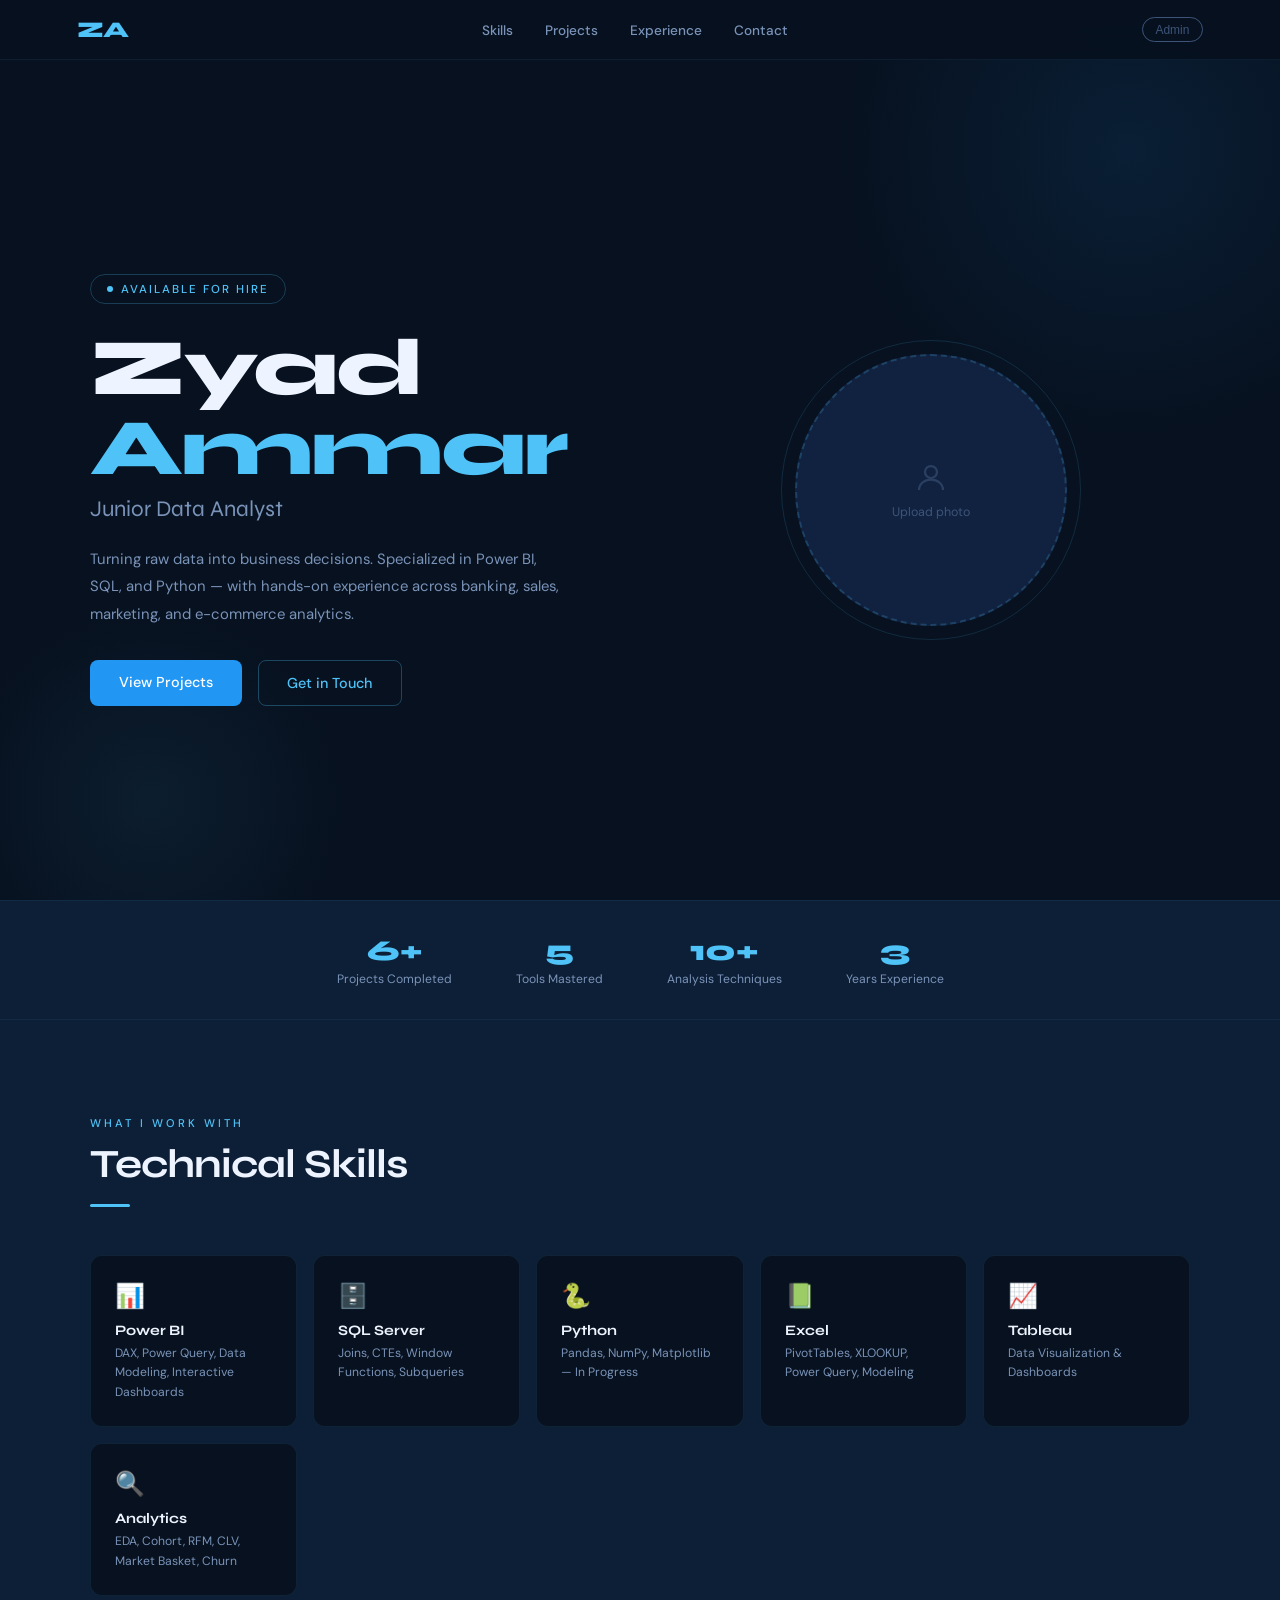
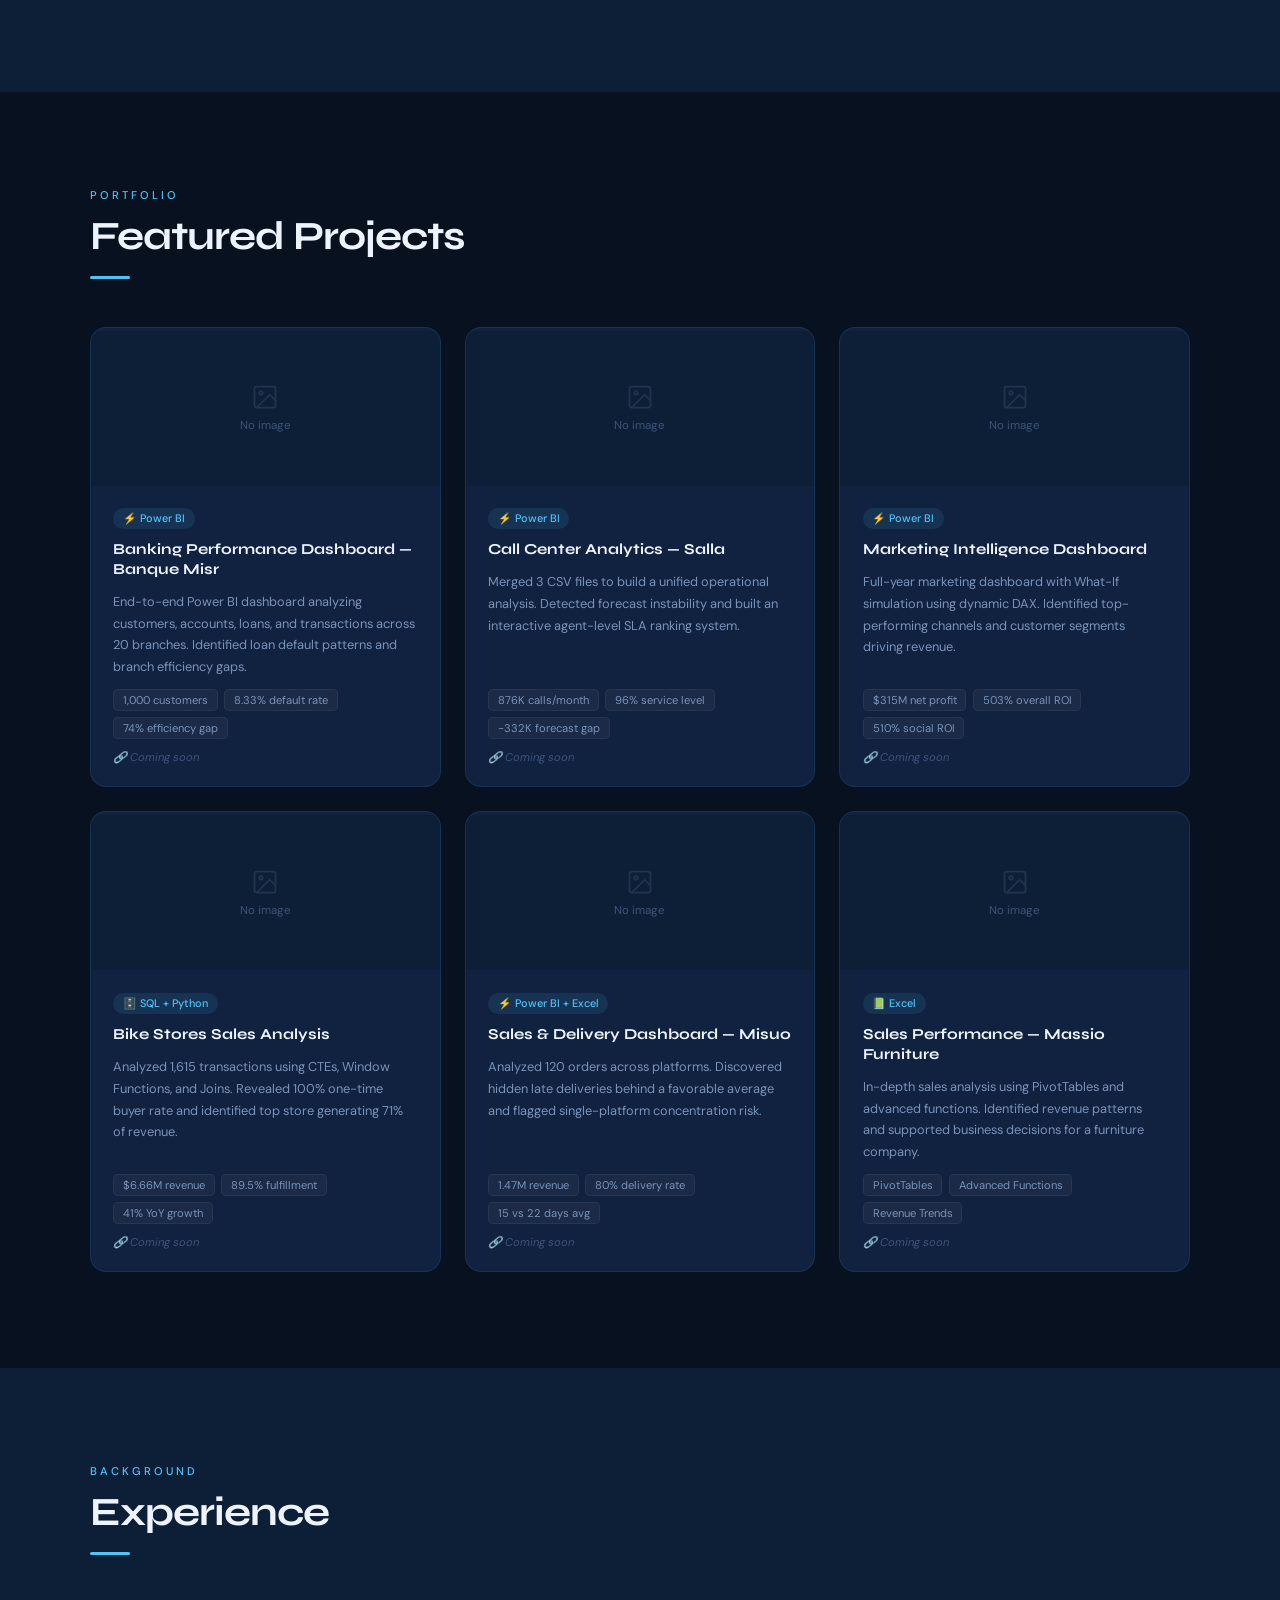
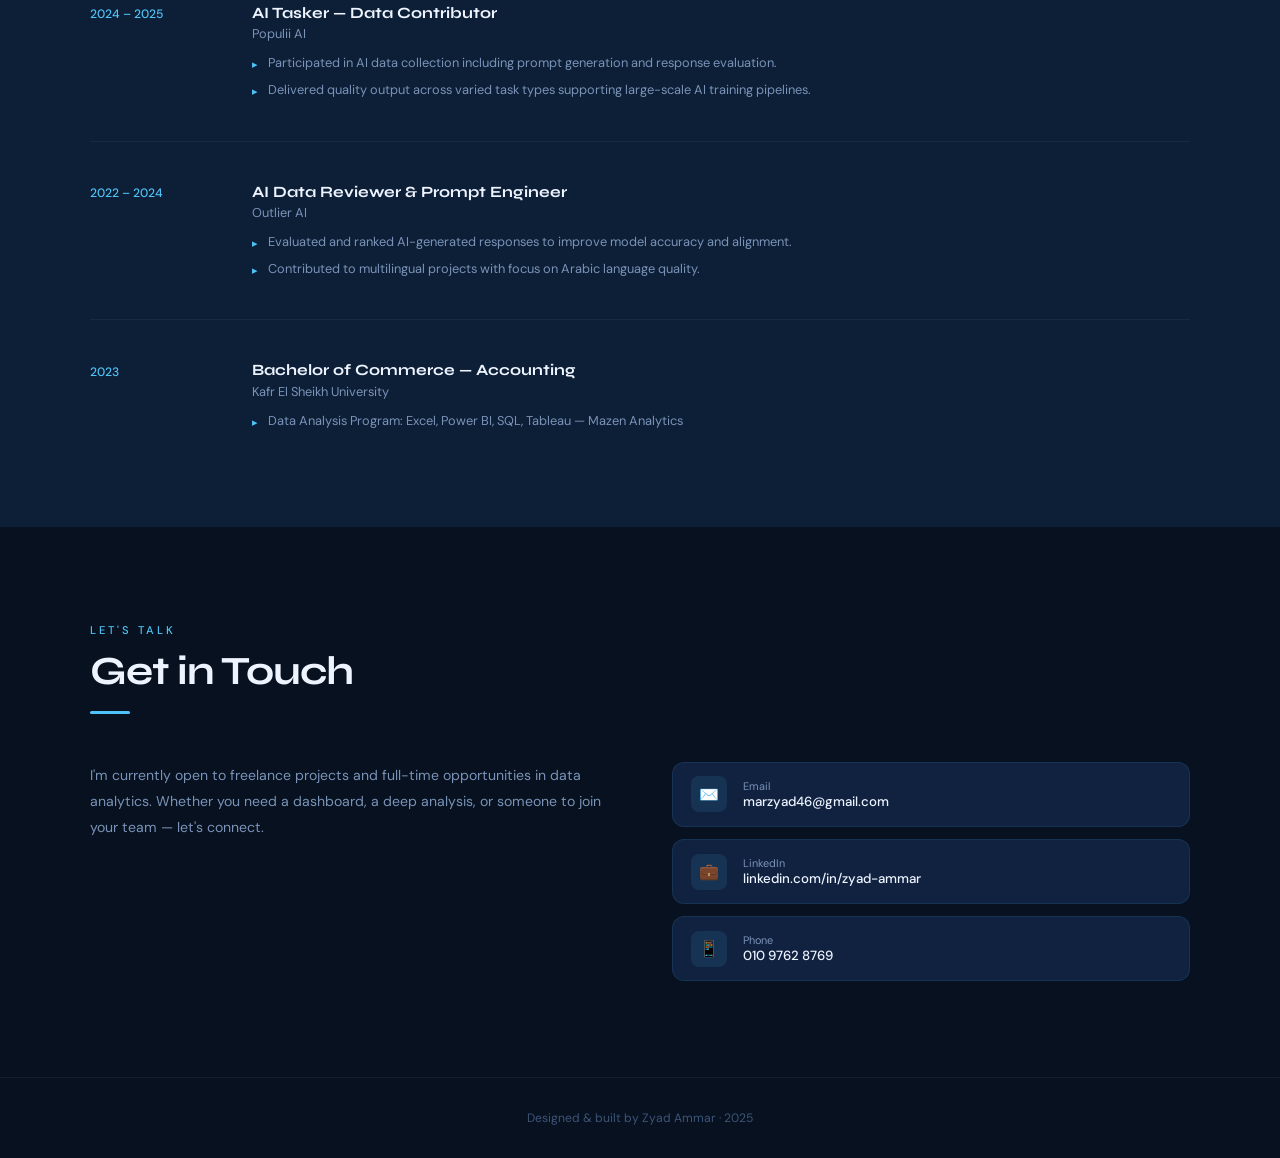
<file: index (1).html>
<!DOCTYPE html>
<html lang="en">
<head>
<meta charset="UTF-8">
<meta name="viewport" content="width=device-width, initial-scale=1.0">
<title>Zyad Ammar — Data Analyst</title>
<link href="https://fonts.googleapis.com/css2?family=Syne:wght@400;500;700;800&family=DM+Sans:ital,wght@0,300;0,400;0,500;1,300&display=swap" rel="stylesheet">
<style>
*,*::before,*::after{box-sizing:border-box;margin:0;padding:0}
:root{--navy:#07111f;--navy-mid:#0d1f36;--navy-card:#112240;--blue:#1a6fc4;--blue-bright:#2196f3;--accent:#4fc3f7;--white:#eef4ff;--white-dim:#7a93b8;--white-muted:#3d5478}
html{scroll-behavior:smooth}
body{font-family:'DM Sans',sans-serif;background:var(--navy);color:var(--white);overflow-x:hidden}
::-webkit-scrollbar{width:4px}::-webkit-scrollbar-track{background:var(--navy)}::-webkit-scrollbar-thumb{background:var(--blue);border-radius:2px}

nav{position:fixed;top:0;left:0;right:0;z-index:200;display:flex;justify-content:space-between;align-items:center;padding:1rem 6%;background:rgba(7,17,31,0.92);backdrop-filter:blur(16px);border-bottom:1px solid rgba(79,195,247,0.08)}
.nav-logo{font-family:'Syne',sans-serif;font-weight:800;font-size:1.4rem;color:var(--accent);letter-spacing:-1px;cursor:pointer}
.nav-links{display:flex;gap:2rem;list-style:none}
.nav-links a{color:var(--white-dim);text-decoration:none;font-size:0.85rem;font-weight:500;transition:color 0.2s}
.nav-links a:hover{color:var(--accent)}
.nav-admin-btn{font-size:0.75rem;color:var(--white-muted);cursor:pointer;padding:0.3rem 0.8rem;border:1px solid var(--white-muted);border-radius:2rem;transition:all 0.2s;background:none}
.nav-admin-btn:hover{color:var(--accent);border-color:var(--accent)}

.hero{min-height:100vh;display:flex;align-items:center;padding:0 6%;padding-top:5rem;position:relative;overflow:hidden}
.hero-bg{position:absolute;border-radius:50%;pointer-events:none}
.hero-bg.b1{width:600px;height:600px;top:-150px;right:-150px;background:radial-gradient(circle,rgba(33,150,243,0.1) 0%,transparent 70%)}
.hero-bg.b2{width:400px;height:400px;bottom:-100px;left:-50px;background:radial-gradient(circle,rgba(79,195,247,0.07) 0%,transparent 70%)}
.hero-grid{display:grid;grid-template-columns:1fr 1fr;gap:4rem;align-items:center;width:100%;max-width:1100px;margin:0 auto}
.hero-content{position:relative;z-index:1}
.hero-tag{display:inline-flex;align-items:center;gap:0.5rem;font-size:0.72rem;font-weight:500;letter-spacing:2px;text-transform:uppercase;color:var(--accent);border:1px solid rgba(79,195,247,0.25);padding:0.4rem 1rem;border-radius:2rem;margin-bottom:1.5rem;opacity:0;animation:fadeUp 0.7s 0.1s ease forwards}
.hero-tag::before{content:'';width:6px;height:6px;background:var(--accent);border-radius:50%;animation:blink 2s infinite}
@keyframes blink{0%,100%{opacity:1}50%{opacity:0.2}}
.hero-name{font-family:'Syne',sans-serif;font-size:clamp(3rem,7vw,5rem);font-weight:800;line-height:1;letter-spacing:-2px;margin-bottom:0.4rem;opacity:0;animation:fadeUp 0.7s 0.2s ease forwards}
.hero-name .acc{color:var(--accent)}
.hero-role{font-family:'Syne',sans-serif;font-size:clamp(1rem,2.5vw,1.4rem);font-weight:400;color:var(--white-dim);margin-bottom:1.5rem;opacity:0;animation:fadeUp 0.7s 0.3s ease forwards}
.hero-desc{font-size:0.93rem;line-height:1.85;color:var(--white-dim);max-width:480px;margin-bottom:2rem;opacity:0;animation:fadeUp 0.7s 0.4s ease forwards}
.hero-btns{display:flex;gap:1rem;flex-wrap:wrap;opacity:0;animation:fadeUp 0.7s 0.5s ease forwards}
.btn-p{background:var(--blue-bright);color:#fff;padding:0.8rem 1.8rem;border-radius:0.5rem;text-decoration:none;font-weight:500;font-size:0.9rem;transition:background 0.2s,transform 0.2s;border:none;cursor:pointer;font-family:'DM Sans',sans-serif}
.btn-p:hover{background:var(--accent);color:var(--navy);transform:translateY(-2px)}
.btn-o{border:1px solid rgba(79,195,247,0.3);color:var(--accent);padding:0.8rem 1.8rem;border-radius:0.5rem;text-decoration:none;font-weight:500;font-size:0.9rem;transition:all 0.2s;background:none;cursor:pointer;font-family:'DM Sans',sans-serif}
.btn-o:hover{background:rgba(79,195,247,0.08);border-color:var(--accent);transform:translateY(-2px)}

.hero-photo-wrap{display:flex;justify-content:center;align-items:center;opacity:0;animation:fadeIn 1s 0.6s ease forwards}
.photo-ring{width:300px;height:300px;border-radius:50%;border:1px solid rgba(79,195,247,0.15);display:flex;align-items:center;justify-content:center;animation:spin 25s linear infinite}
@keyframes spin{from{transform:rotate(0deg)}to{transform:rotate(360deg)}}
.hero-photo{width:272px;height:272px;border-radius:50%;object-fit:cover;border:3px solid rgba(79,195,247,0.25);display:block;animation:spin 25s linear infinite reverse}
.hero-photo-ph{width:272px;height:272px;border-radius:50%;background:var(--navy-card);border:2px dashed rgba(79,195,247,0.2);display:flex;flex-direction:column;align-items:center;justify-content:center;gap:0.5rem;color:var(--white-muted);font-size:0.78rem;text-align:center;cursor:pointer;transition:border-color 0.2s;animation:spin 25s linear infinite reverse}
.hero-photo-ph:hover{border-color:var(--accent)}
.hero-photo-ph svg{width:36px;height:36px;stroke:var(--white-muted);opacity:0.6}

.stats-bar{background:var(--navy-mid);border-top:1px solid rgba(79,195,247,0.07);border-bottom:1px solid rgba(79,195,247,0.07);padding:2rem 6%;display:flex;justify-content:center;gap:4rem;flex-wrap:wrap}
.stat-num{font-family:'Syne',sans-serif;font-size:1.8rem;font-weight:800;color:var(--accent);text-align:center}
.stat-lbl{font-size:0.76rem;color:var(--white-dim);margin-top:0.2rem;text-align:center}

section{padding:6rem 6%}
.si{max-width:1100px;margin:0 auto}
.slbl{font-size:0.7rem;font-weight:500;letter-spacing:3px;text-transform:uppercase;color:var(--accent);margin-bottom:0.6rem}
.stitle{font-family:'Syne',sans-serif;font-size:clamp(1.6rem,4vw,2.5rem);font-weight:700;letter-spacing:-1px}
.div{width:2.5rem;height:3px;background:var(--accent);margin:1rem 0 3rem;border-radius:2px}

#skills{background:var(--navy-mid)}
.skills-grid{display:grid;grid-template-columns:repeat(auto-fit,minmax(175px,1fr));gap:1rem}
.skill-card{background:var(--navy);border:1px solid rgba(79,195,247,0.1);border-radius:0.75rem;padding:1.5rem;transition:border-color 0.2s,transform 0.2s}
.skill-card:hover{border-color:rgba(79,195,247,0.35);transform:translateY(-4px)}
.sk-icon{font-size:1.5rem;margin-bottom:0.7rem}
.sk-name{font-family:'Syne',sans-serif;font-weight:700;font-size:0.9rem;margin-bottom:0.3rem}
.sk-desc{font-size:0.76rem;color:var(--white-dim);line-height:1.6}

.projects-grid{display:grid;grid-template-columns:repeat(auto-fit,minmax(300px,1fr));gap:1.5rem}
.project-card{background:var(--navy-card);border:1px solid rgba(79,195,247,0.1);border-radius:1rem;overflow:hidden;display:flex;flex-direction:column;transition:border-color 0.2s,transform 0.2s}
.project-card:hover{border-color:rgba(79,195,247,0.3);transform:translateY(-5px)}
.pc-accent{height:3px;background:linear-gradient(90deg,var(--blue-bright),var(--accent));opacity:0;transition:opacity 0.2s}
.project-card:hover .pc-accent{opacity:1}
.pc-img{height:155px;background:var(--navy-mid);display:flex;align-items:center;justify-content:center;overflow:hidden}
.pc-img img{width:100%;height:100%;object-fit:cover}
.pc-img-ph{display:flex;flex-direction:column;align-items:center;gap:0.4rem;color:var(--white-muted);font-size:0.72rem}
.pc-img-ph svg{width:28px;height:28px;stroke:var(--white-muted);opacity:0.4}
.pc-body{padding:1.4rem;display:flex;flex-direction:column;gap:0.7rem;flex:1}
.pc-tag{display:inline-flex;font-size:0.68rem;font-weight:500;color:var(--accent);background:rgba(79,195,247,0.1);padding:0.22rem 0.6rem;border-radius:2rem;width:fit-content}
.pc-title{font-family:'Syne',sans-serif;font-weight:700;font-size:0.95rem;line-height:1.3}
.pc-desc{font-size:0.8rem;color:var(--white-dim);line-height:1.7;flex:1}
.pc-metrics{display:flex;gap:0.4rem;flex-wrap:wrap}
.metric{font-size:0.7rem;color:var(--white-dim);background:rgba(255,255,255,0.04);padding:0.18rem 0.55rem;border-radius:0.3rem;border:1px solid rgba(255,255,255,0.06)}
.pc-link{display:inline-flex;align-items:center;gap:0.35rem;font-size:0.78rem;font-weight:500;color:var(--accent);text-decoration:none;transition:gap 0.2s}
.pc-link:hover{gap:0.6rem}
.cs-badge{font-size:0.7rem;color:var(--white-muted);font-style:italic}

#experience{background:var(--navy-mid)}
.exp-list{display:flex;flex-direction:column;gap:2.5rem}
.exp-item{display:grid;grid-template-columns:130px 1fr;gap:2rem;padding-bottom:2.5rem;border-bottom:1px solid rgba(255,255,255,0.05)}
.exp-item:last-child{border-bottom:none;padding-bottom:0}
.exp-date{font-size:0.76rem;color:var(--accent);font-weight:500;padding-top:0.2rem}
.exp-role{font-family:'Syne',sans-serif;font-weight:700;font-size:0.98rem;margin-bottom:0.2rem}
.exp-co{font-size:0.8rem;color:var(--white-dim);margin-bottom:0.7rem}
.exp-pts{list-style:none;display:flex;flex-direction:column;gap:0.4rem}
.exp-pts li{font-size:0.8rem;color:var(--white-dim);line-height:1.6;padding-left:1rem;position:relative}
.exp-pts li::before{content:'▸';position:absolute;left:0;color:var(--accent);font-size:0.68rem;top:0.18rem}

.contact-wrap{display:grid;grid-template-columns:1fr 1fr;gap:4rem;align-items:start}
.contact-desc{font-size:0.88rem;color:var(--white-dim);line-height:1.85;margin-bottom:1.5rem}
.contact-links{display:flex;flex-direction:column;gap:0.75rem}
.contact-link{display:flex;align-items:center;gap:1rem;background:var(--navy-card);border:1px solid rgba(79,195,247,0.1);border-radius:0.75rem;padding:0.85rem 1.1rem;text-decoration:none;color:var(--white);transition:border-color 0.2s,transform 0.2s}
.contact-link:hover{border-color:rgba(79,195,247,0.35);transform:translateX(4px)}
.cl-icon{width:36px;height:36px;background:rgba(79,195,247,0.1);border-radius:0.5rem;display:flex;align-items:center;justify-content:center;font-size:1rem;flex-shrink:0}
.cl-lbl{font-size:0.68rem;color:var(--white-dim)}
.cl-val{font-size:0.83rem;font-weight:500}

footer{text-align:center;padding:2rem;font-size:0.76rem;color:var(--white-muted);border-top:1px solid rgba(255,255,255,0.05)}

@keyframes fadeUp{from{opacity:0;transform:translateY(24px)}to{opacity:1;transform:translateY(0)}}
@keyframes fadeIn{from{opacity:0}to{opacity:1}}
.reveal{opacity:0;transform:translateY(28px);transition:opacity 0.65s ease,transform 0.65s ease}
.reveal.visible{opacity:1;transform:translateY(0)}

.admin-overlay{position:fixed;inset:0;background:rgba(7,17,31,0.97);z-index:1000;display:none;flex-direction:column;overflow-y:auto}
.admin-overlay.open{display:flex}
.admin-login{margin:auto;width:100%;max-width:360px;padding:3rem 2rem}
.admin-login h2{font-family:'Syne',sans-serif;font-size:1.4rem;font-weight:700;margin-bottom:0.5rem}
.admin-login p{font-size:0.8rem;color:var(--white-dim);margin-bottom:2rem}
.af{display:flex;flex-direction:column;gap:0.35rem;margin-bottom:1rem}
.af label{font-size:0.75rem;color:var(--white-dim)}
.af input{background:var(--navy-card);border:1px solid rgba(79,195,247,0.15);border-radius:0.5rem;padding:0.7rem 1rem;color:var(--white);font-size:0.88rem;font-family:'DM Sans',sans-serif;outline:none;transition:border-color 0.2s;width:100%}
.af input:focus{border-color:var(--accent)}
.admin-err{font-size:0.76rem;color:#f44336;margin-bottom:1rem;display:none}
.admin-panel{padding:2rem 4%;max-width:980px;margin:0 auto;width:100%}
.admin-hdr{display:flex;justify-content:space-between;align-items:center;margin-bottom:2rem;padding-bottom:1rem;border-bottom:1px solid rgba(79,195,247,0.1)}
.admin-hdr h2{font-family:'Syne',sans-serif;font-size:1.2rem;font-weight:700}
.admin-close{background:none;border:1px solid rgba(255,255,255,0.1);color:var(--white-dim);padding:0.35rem 0.9rem;border-radius:0.4rem;cursor:pointer;font-size:0.8rem;transition:all 0.2s}
.admin-close:hover{border-color:var(--accent);color:var(--accent)}
.admin-sec{margin-bottom:2.5rem}
.admin-sec h3{font-family:'Syne',sans-serif;font-size:0.95rem;font-weight:700;margin-bottom:1rem;color:var(--accent)}
.photo-upload-row{display:flex;align-items:center;gap:1.5rem;background:var(--navy-card);border:1px solid rgba(79,195,247,0.1);border-radius:0.75rem;padding:1.2rem}
.ap-preview{width:68px;height:68px;border-radius:50%;object-fit:cover;border:2px solid rgba(79,195,247,0.2)}
.ap-ph{width:68px;height:68px;border-radius:50%;background:var(--navy-mid);border:2px dashed rgba(79,195,247,0.2);display:flex;align-items:center;justify-content:center;color:var(--white-muted);font-size:1.4rem}
.proj-list{display:flex;flex-direction:column;gap:0.6rem;margin-bottom:1rem}
.proj-row{background:var(--navy-card);border:1px solid rgba(79,195,247,0.1);border-radius:0.7rem;padding:0.9rem 1.1rem;display:flex;align-items:center;justify-content:space-between;gap:1rem}
.pr-tag{font-size:0.68rem;color:var(--accent);background:rgba(79,195,247,0.1);padding:0.18rem 0.55rem;border-radius:2rem;flex-shrink:0}
.pr-title{font-size:0.85rem;font-weight:500;flex:1}
.pr-btns{display:flex;gap:0.4rem}
.pr-btn{background:none;border:1px solid rgba(255,255,255,0.1);color:var(--white-dim);padding:0.25rem 0.65rem;border-radius:0.35rem;font-size:0.72rem;cursor:pointer;transition:all 0.2s}
.pr-btn:hover{border-color:var(--accent);color:var(--accent)}
.pr-btn.del:hover{border-color:#f44336;color:#f44336}
.add-btn{background:rgba(79,195,247,0.1);border:1px solid rgba(79,195,247,0.2);color:var(--accent);padding:0.55rem 1.1rem;border-radius:0.5rem;font-size:0.8rem;cursor:pointer;transition:all 0.2s;font-family:'DM Sans',sans-serif}
.add-btn:hover{background:rgba(79,195,247,0.17)}

.modal-overlay{position:fixed;inset:0;background:rgba(7,17,31,0.95);z-index:2000;display:none;align-items:center;justify-content:center;padding:2rem}
.modal-overlay.open{display:flex}
.modal{background:var(--navy-mid);border:1px solid rgba(79,195,247,0.15);border-radius:1rem;padding:2rem;width:100%;max-width:540px;max-height:90vh;overflow-y:auto}
.modal h3{font-family:'Syne',sans-serif;font-size:1.05rem;font-weight:700;margin-bottom:1.5rem}
.mf{display:flex;flex-direction:column;gap:0.35rem;margin-bottom:0.9rem}
.mf label{font-size:0.73rem;color:var(--white-dim)}
.mf input,.mf textarea,.mf select{background:var(--navy);border:1px solid rgba(79,195,247,0.12);border-radius:0.5rem;padding:0.62rem 0.9rem;color:var(--white);font-size:0.83rem;font-family:'DM Sans',sans-serif;outline:none;transition:border-color 0.2s;width:100%}
.mf input:focus,.mf textarea:focus,.mf select:focus{border-color:var(--accent)}
.mf textarea{resize:vertical;min-height:80px}
.mf select option{background:var(--navy)}
.mi-wrap{display:flex;align-items:center;gap:1rem}
.mi-prev{width:60px;height:44px;object-fit:cover;border-radius:0.4rem;border:1px solid rgba(79,195,247,0.15)}
.mi-ph{width:60px;height:44px;background:var(--navy);border:1px dashed rgba(79,195,247,0.2);border-radius:0.4rem;display:flex;align-items:center;justify-content:center;color:var(--white-muted);font-size:1.1rem}
.modal-btns{display:flex;gap:0.7rem;margin-top:1.4rem;justify-content:flex-end}

@media(max-width:768px){
  .hero-grid{grid-template-columns:1fr;gap:2rem}
  .hero-photo-wrap{order:-1}
  .photo-ring,.hero-photo,.hero-photo-ph{width:200px;height:200px}
  .contact-wrap{grid-template-columns:1fr}
  .exp-item{grid-template-columns:1fr;gap:0.4rem}
  nav .nav-links{display:none}
  .stats-bar{gap:2rem}
}
</style>
</head>
<body>

<nav>
  <div class="nav-logo">ZA</div>
  <ul class="nav-links">
    <li><a href="#skills">Skills</a></li>
    <li><a href="#projects">Projects</a></li>
    <li><a href="#experience">Experience</a></li>
    <li><a href="#contact">Contact</a></li>
  </ul>
  <button class="nav-admin-btn" onclick="openAdmin()">Admin</button>
</nav>

<section class="hero" id="home">
  <div class="hero-bg b1"></div>
  <div class="hero-bg b2"></div>
  <div class="hero-grid">
    <div class="hero-content">
      <span class="hero-tag">Available for hire</span>
      <h1 class="hero-name">Zyad<br><span class="acc">Ammar</span></h1>
      <p class="hero-role">Junior Data Analyst</p>
      <p class="hero-desc">Turning raw data into business decisions. Specialized in Power BI, SQL, and Python — with hands-on experience across banking, sales, marketing, and e-commerce analytics.</p>
      <div class="hero-btns">
        <a href="#projects" class="btn-p">View Projects</a>
        <a href="#contact" class="btn-o">Get in Touch</a>
      </div>
    </div>
    <div class="hero-photo-wrap">
      <div class="photo-ring">
        <div id="heroPhotoContainer">
          <div class="hero-photo-ph" onclick="document.getElementById('heroPhotoInput').click()">
            <svg viewBox="0 0 24 24" fill="none" stroke-width="1.5"><circle cx="12" cy="8" r="4"/><path d="M4 20c0-4 3.6-7 8-7s8 3 8 7"/></svg>
            <span>Upload photo</span>
          </div>
        </div>
      </div>
      <input type="file" id="heroPhotoInput" accept="image/*" style="display:none" onchange="handleHeroPhoto(this)">
    </div>
  </div>
</section>

<div class="stats-bar">
  <div><div class="stat-num">6+</div><div class="stat-lbl">Projects Completed</div></div>
  <div><div class="stat-num">5</div><div class="stat-lbl">Tools Mastered</div></div>
  <div><div class="stat-num">10+</div><div class="stat-lbl">Analysis Techniques</div></div>
  <div><div class="stat-num">3</div><div class="stat-lbl">Years Experience</div></div>
</div>

<section id="skills">
  <div class="si">
    <p class="slbl">What I work with</p>
    <h2 class="stitle reveal">Technical Skills</h2>
    <div class="div"></div>
    <div class="skills-grid">
      <div class="skill-card reveal"><div class="sk-icon">📊</div><div class="sk-name">Power BI</div><div class="sk-desc">DAX, Power Query, Data Modeling, Interactive Dashboards</div></div>
      <div class="skill-card reveal"><div class="sk-icon">🗄️</div><div class="sk-name">SQL Server</div><div class="sk-desc">Joins, CTEs, Window Functions, Subqueries</div></div>
      <div class="skill-card reveal"><div class="sk-icon">🐍</div><div class="sk-name">Python</div><div class="sk-desc">Pandas, NumPy, Matplotlib — In Progress</div></div>
      <div class="skill-card reveal"><div class="sk-icon">📗</div><div class="sk-name">Excel</div><div class="sk-desc">PivotTables, XLOOKUP, Power Query, Modeling</div></div>
      <div class="skill-card reveal"><div class="sk-icon">📈</div><div class="sk-name">Tableau</div><div class="sk-desc">Data Visualization & Dashboards</div></div>
      <div class="skill-card reveal"><div class="sk-icon">🔍</div><div class="sk-name">Analytics</div><div class="sk-desc">EDA, Cohort, RFM, CLV, Market Basket, Churn</div></div>
    </div>
  </div>
</section>

<section id="projects">
  <div class="si">
    <p class="slbl">Portfolio</p>
    <h2 class="stitle reveal">Featured Projects</h2>
    <div class="div"></div>
    <div class="projects-grid" id="projectsGrid"></div>
  </div>
</section>

<section id="experience">
  <div class="si">
    <p class="slbl">Background</p>
    <h2 class="stitle reveal">Experience</h2>
    <div class="div"></div>
    <div class="exp-list">
      <div class="exp-item reveal">
        <div class="exp-date">2024 – 2025</div>
        <div><div class="exp-role">AI Tasker — Data Contributor</div><div class="exp-co">Populii AI</div><ul class="exp-pts"><li>Participated in AI data collection including prompt generation and response evaluation.</li><li>Delivered quality output across varied task types supporting large-scale AI training pipelines.</li></ul></div>
      </div>
      <div class="exp-item reveal">
        <div class="exp-date">2022 – 2024</div>
        <div><div class="exp-role">AI Data Reviewer & Prompt Engineer</div><div class="exp-co">Outlier AI</div><ul class="exp-pts"><li>Evaluated and ranked AI-generated responses to improve model accuracy and alignment.</li><li>Contributed to multilingual projects with focus on Arabic language quality.</li></ul></div>
      </div>
      <div class="exp-item reveal">
        <div class="exp-date">2023</div>
        <div><div class="exp-role">Bachelor of Commerce — Accounting</div><div class="exp-co">Kafr El Sheikh University</div><ul class="exp-pts"><li>Data Analysis Program: Excel, Power BI, SQL, Tableau — Mazen Analytics</li></ul></div>
      </div>
    </div>
  </div>
</section>

<section id="contact">
  <div class="si">
    <p class="slbl">Let's talk</p>
    <h2 class="stitle reveal">Get in Touch</h2>
    <div class="div"></div>
    <div class="contact-wrap">
      <div class="reveal"><p class="contact-desc">I'm currently open to freelance projects and full-time opportunities in data analytics. Whether you need a dashboard, a deep analysis, or someone to join your team — let's connect.</p></div>
      <div class="contact-links reveal">
        <a href="mailto:marzyad46@gmail.com" class="contact-link"><div class="cl-icon">✉️</div><div><div class="cl-lbl">Email</div><div class="cl-val">marzyad46@gmail.com</div></div></a>
        <a href="https://linkedin.com/in/zyad-ammar-a24835313" target="_blank" class="contact-link"><div class="cl-icon">💼</div><div><div class="cl-lbl">LinkedIn</div><div class="cl-val">linkedin.com/in/zyad-ammar</div></div></a>
        <a href="tel:01097628769" class="contact-link"><div class="cl-icon">📱</div><div><div class="cl-lbl">Phone</div><div class="cl-val">010 9762 8769</div></div></a>
      </div>
    </div>
  </div>
</section>

<footer><p>Designed & built by Zyad Ammar · 2025</p></footer>

<!-- ADMIN OVERLAY -->
<div class="admin-overlay" id="adminOverlay">
  <div class="admin-login" id="adminLogin">
    <h2>Admin Access</h2>
    <p>Enter your credentials to manage your portfolio.</p>
    <div class="af"><label>Email</label><input type="email" id="adminEmail" placeholder="your@email.com"></div>
    <div class="af"><label>Password</label><input type="password" id="adminPass" placeholder="••••••••" onkeydown="if(event.key==='Enter')doLogin()"></div>
    <div class="admin-err" id="adminErr">Incorrect email or password.</div>
    <button class="btn-p" style="width:100%;margin-top:0.5rem" onclick="doLogin()">Login</button>
    <div style="margin-top:1rem;text-align:center"><span onclick="closeAdmin()" style="font-size:0.76rem;color:var(--white-dim);cursor:pointer">← Back to portfolio</span></div>
  </div>
  <div class="admin-panel" id="adminPanel" style="display:none">
    <div class="admin-hdr">
      <h2>Portfolio Manager</h2>
      <button class="admin-close" onclick="closeAdmin()">✕ Exit</button>
    </div>
    <div class="admin-sec">
      <h3>Profile Photo</h3>
      <div class="photo-upload-row">
        <div id="adminPhotoEl" class="ap-ph">👤</div>
        <div>
          <p style="font-size:0.8rem;color:var(--white-dim);margin-bottom:0.75rem">Upload your profile photo — it appears in the hero section.</p>
          <label class="add-btn" style="cursor:pointer">Choose Photo <input type="file" accept="image/*" style="display:none" onchange="handleAdminPhoto(this)"></label>
        </div>
      </div>
    </div>
    <div class="admin-sec">
      <h3>Projects</h3>
      <div class="proj-list" id="adminProjList"></div>
      <button class="add-btn" onclick="openModal(null)">+ Add New Project</button>
    </div>
  </div>
</div>

<!-- PROJECT MODAL -->
<div class="modal-overlay" id="projectModal">
  <div class="modal">
    <h3 id="modalTitle">Add Project</h3>
    <div class="mf"><label>Title</label><input id="mTitle" placeholder="e.g. Banking Dashboard — Banque Misr"></div>
    <div class="mf"><label>Tool / Category</label>
      <select id="mTag">
        <option>⚡ Power BI</option>
        <option>🗄️ SQL + Python</option>
        <option>📗 Excel</option>
        <option>📊 Tableau</option>
        <option>⚡ Power BI + Excel</option>
        <option>🗄️ SQL</option>
      </select>
    </div>
    <div class="mf"><label>Description</label><textarea id="mDesc" placeholder="What did you analyze? What was the business problem?"></textarea></div>
    <div class="mf"><label>Key Metrics (comma separated)</label><input id="mMetrics" placeholder="1,000 customers, 8.33% default rate"></div>
    <div class="mf"><label>Live URL (optional)</label><input id="mUrl" placeholder="https://mavenanalytics.io/..."></div>
    <div class="mf">
      <label>Project Image (optional)</label>
      <div class="mi-wrap">
        <div id="miPreview" class="mi-ph">🖼</div>
        <label class="add-btn" style="cursor:pointer;font-size:0.76rem">Upload Image<input type="file" accept="image/*" style="display:none" onchange="handleModalImg(this)"></label>
      </div>
    </div>
    <div class="modal-btns">
      <button class="btn-o" onclick="closeModal()">Cancel</button>
      <button class="btn-p" onclick="saveProject()">Save</button>
    </div>
  </div>
</div>

<script>
const ADMIN_EMAIL='marzyad46@gmail.com';
const ADMIN_PASS='Zyad@2025';

const DEF=[
  {id:1,title:'Banking Performance Dashboard — Banque Misr',tag:'⚡ Power BI',desc:'End-to-end Power BI dashboard analyzing customers, accounts, loans, and transactions across 20 branches. Identified loan default patterns and branch efficiency gaps.',metrics:['1,000 customers','8.33% default rate','74% efficiency gap'],url:'',img:''},
  {id:2,title:'Call Center Analytics — Salla',tag:'⚡ Power BI',desc:'Merged 3 CSV files to build a unified operational analysis. Detected forecast instability and built an interactive agent-level SLA ranking system.',metrics:['876K calls/month','96% service level','-332K forecast gap'],url:'',img:''},
  {id:3,title:'Marketing Intelligence Dashboard',tag:'⚡ Power BI',desc:'Full-year marketing dashboard with What-If simulation using dynamic DAX. Identified top-performing channels and customer segments driving revenue.',metrics:['$315M net profit','503% overall ROI','510% social ROI'],url:'',img:''},
  {id:4,title:'Bike Stores Sales Analysis',tag:'🗄️ SQL + Python',desc:'Analyzed 1,615 transactions using CTEs, Window Functions, and Joins. Revealed 100% one-time buyer rate and identified top store generating 71% of revenue.',metrics:['$6.66M revenue','89.5% fulfillment','41% YoY growth'],url:'',img:''},
  {id:5,title:'Sales & Delivery Dashboard — Misuo',tag:'⚡ Power BI + Excel',desc:'Analyzed 120 orders across platforms. Discovered hidden late deliveries behind a favorable average and flagged single-platform concentration risk.',metrics:['1.47M revenue','80% delivery rate','15 vs 22 days avg'],url:'',img:''},
  {id:6,title:'Sales Performance — Massio Furniture',tag:'📗 Excel',desc:'In-depth sales analysis using PivotTables and advanced functions. Identified revenue patterns and supported business decisions for a furniture company.',metrics:['PivotTables','Advanced Functions','Revenue Trends'],url:'',img:''},
];

let projects=JSON.parse(localStorage.getItem('za_projects')||'null')||DEF;
let heroPhoto=localStorage.getItem('za_photo')||'';
let editingId=null,modalImg='';

function saveData(){localStorage.setItem('za_projects',JSON.stringify(projects))}

function renderProjects(){
  const g=document.getElementById('projectsGrid');
  g.innerHTML='';
  projects.forEach(p=>{
    const c=document.createElement('div');
    c.className='project-card reveal';
    c.innerHTML=`<div class="pc-accent"></div>
    <div class="pc-img">${p.img?`<img src="${p.img}" alt="${p.title}">`:`<div class="pc-img-ph"><svg viewBox="0 0 24 24" fill="none" stroke-width="1.5"><rect x="3" y="3" width="18" height="18" rx="2"/><circle cx="8.5" cy="8.5" r="1.5"/><path d="m21 15-5-5L5 21"/></svg><span>No image</span></div>`}</div>
    <div class="pc-body">
      <span class="pc-tag">${p.tag}</span>
      <h3 class="pc-title">${p.title}</h3>
      <p class="pc-desc">${p.desc}</p>
      <div class="pc-metrics">${p.metrics.map(m=>`<span class="metric">${m}</span>`).join('')}</div>
      ${p.url?`<a href="${p.url}" target="_blank" class="pc-link">View Dashboard →</a>`:`<span class="cs-badge">🔗 Coming soon</span>`}
    </div>`;
    g.appendChild(c);
  });
  observeReveal();
}

function renderAdminList(){
  const l=document.getElementById('adminProjList');
  l.innerHTML='';
  projects.forEach(p=>{
    const r=document.createElement('div');
    r.className='proj-row';
    r.innerHTML=`<span class="pr-tag">${p.tag}</span><span class="pr-title">${p.title}</span><div class="pr-btns"><button class="pr-btn" onclick="openModal(${p.id})">Edit</button><button class="pr-btn del" onclick="delProject(${p.id})">Delete</button></div>`;
    l.appendChild(r);
  });
}

function openAdmin(){document.getElementById('adminOverlay').classList.add('open')}
function closeAdmin(){
  document.getElementById('adminOverlay').classList.remove('open');
  document.getElementById('adminLogin').style.display='block';
  document.getElementById('adminPanel').style.display='none';
  document.getElementById('adminEmail').value='';
  document.getElementById('adminPass').value='';
  document.getElementById('adminErr').style.display='none';
}

function doLogin(){
  if(document.getElementById('adminEmail').value.trim()===ADMIN_EMAIL&&document.getElementById('adminPass').value===ADMIN_PASS){
    document.getElementById('adminLogin').style.display='none';
    document.getElementById('adminPanel').style.display='block';
    renderAdminList();refreshAdminPhoto();
  }else{document.getElementById('adminErr').style.display='block'}
}

function handleHeroPhoto(inp){
  const f=inp.files[0];if(!f)return;
  const r=new FileReader();
  r.onload=e=>{heroPhoto=e.target.result;localStorage.setItem('za_photo',heroPhoto);refreshHeroPhoto()};
  r.readAsDataURL(f);
}

function handleAdminPhoto(inp){
  const f=inp.files[0];if(!f)return;
  const r=new FileReader();
  r.onload=e=>{heroPhoto=e.target.result;localStorage.setItem('za_photo',heroPhoto);refreshHeroPhoto();refreshAdminPhoto()};
  r.readAsDataURL(f);
}

function refreshHeroPhoto(){
  const c=document.getElementById('heroPhotoContainer');
  c.innerHTML=heroPhoto?`<img src="${heroPhoto}" class="hero-photo" alt="Zyad Ammar">`:`<div class="hero-photo-ph" onclick="document.getElementById('heroPhotoInput').click()"><svg viewBox="0 0 24 24" fill="none" stroke-width="1.5"><circle cx="12" cy="8" r="4"/><path d="M4 20c0-4 3.6-7 8-7s8 3 8 7"/></svg><span>Upload photo</span></div>`;
}

function refreshAdminPhoto(){
  const el=document.getElementById('adminPhotoEl');
  if(heroPhoto){el.outerHTML=`<img id="adminPhotoEl" src="${heroPhoto}" class="ap-preview" alt="photo">`}
  else{el.textContent='👤'}
}

function openModal(id){
  editingId=id;modalImg='';
  document.getElementById('modalTitle').textContent=id?'Edit Project':'Add Project';
  if(id){
    const p=projects.find(x=>x.id===id);
    document.getElementById('mTitle').value=p.title;
    document.getElementById('mTag').value=p.tag;
    document.getElementById('mDesc').value=p.desc;
    document.getElementById('mMetrics').value=p.metrics.join(', ');
    document.getElementById('mUrl').value=p.url||'';
    modalImg=p.img||'';
  }else{
    ['mTitle','mDesc','mMetrics','mUrl'].forEach(id=>document.getElementById(id).value='');
  }
  refreshModalImg();
  document.getElementById('projectModal').classList.add('open');
}

function closeModal(){document.getElementById('projectModal').classList.remove('open')}

function handleModalImg(inp){
  const f=inp.files[0];if(!f)return;
  const r=new FileReader();
  r.onload=e=>{modalImg=e.target.result;refreshModalImg()};
  r.readAsDataURL(f);
}

function refreshModalImg(){
  const el=document.getElementById('miPreview');
  if(modalImg){el.outerHTML=`<img id="miPreview" src="${modalImg}" class="mi-prev" alt="">`}
  else{el.className='mi-ph';el.textContent='🖼'}
}

function saveProject(){
  const title=document.getElementById('mTitle').value.trim();
  if(!title)return;
  const data={title,tag:document.getElementById('mTag').value,desc:document.getElementById('mDesc').value.trim(),metrics:document.getElementById('mMetrics').value.split(',').map(s=>s.trim()).filter(Boolean),url:document.getElementById('mUrl').value.trim(),img:modalImg};
  if(editingId){const i=projects.findIndex(x=>x.id===editingId);projects[i]={...projects[i],...data}}
  else{data.id=Date.now();projects.push(data)}
  saveData();renderProjects();renderAdminList();closeModal();
}

function delProject(id){
  if(!confirm('Delete this project?'))return;
  projects=projects.filter(x=>x.id!==id);
  saveData();renderProjects();renderAdminList();
}

function observeReveal(){
  const obs=new IntersectionObserver(entries=>{
    entries.forEach(e=>{if(e.isIntersecting){e.target.classList.add('visible');obs.unobserve(e.target)}});
  },{threshold:0.1});
  document.querySelectorAll('.reveal').forEach(el=>obs.observe(el));
}

window.addEventListener('load',()=>{refreshHeroPhoto();renderProjects();observeReveal()});
</script>
</body>
</html>
</file>
